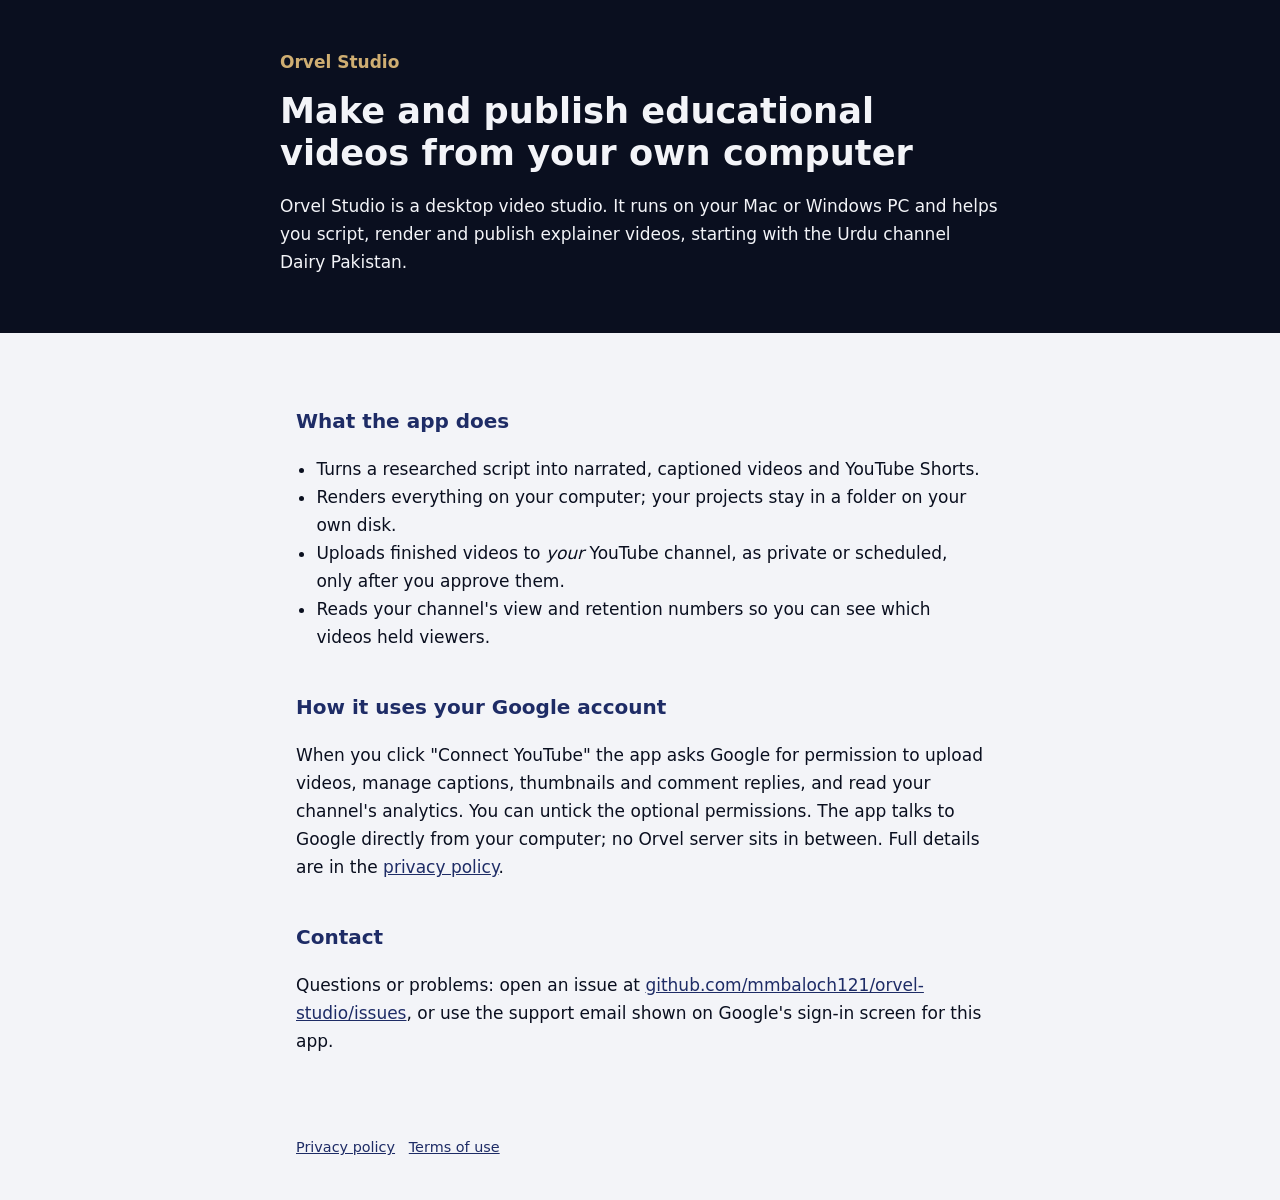
<file: index.html>
<!doctype html><html lang="en"><head><meta charset="utf-8"><meta name="viewport" content="width=device-width,initial-scale=1">
<title>Orvel Studio</title><meta name="description" content="Orvel Studio is a desktop app that helps a creator research, render and publish educational videos to their own YouTube channel."><link rel="stylesheet" href="style.css"></head>
<body><header><div class="w"><a href="./">Orvel Studio</a><h1>Make and publish educational videos from your own computer</h1>
<p>Orvel Studio is a desktop video studio. It runs on your Mac or Windows PC and helps you script, render and publish explainer videos, starting with the Urdu channel Dairy Pakistan.</p></div></header>
<main>
<h2>What the app does</h2>
<ul><li>Turns a researched script into narrated, captioned videos and YouTube Shorts.</li>
<li>Renders everything on your computer; your projects stay in a folder on your own disk.</li>
<li>Uploads finished videos to <em>your</em> YouTube channel, as private or scheduled, only after you approve them.</li>
<li>Reads your channel's view and retention numbers so you can see which videos held viewers.</li></ul>
<h2>How it uses your Google account</h2>
<p>When you click "Connect YouTube" the app asks Google for permission to upload videos, manage captions, thumbnails and comment replies, and read your channel's analytics. You can untick the optional permissions. The app talks to Google directly from your computer; no Orvel server sits in between. Full details are in the <a href="privacy.html">privacy policy</a>.</p>
<h2>Contact</h2>
<p>Questions or problems: open an issue at <a href="https://github.com/mmbaloch121/orvel-studio/issues">github.com/mmbaloch121/orvel-studio/issues</a>, or use the support email shown on Google's sign-in screen for this app.</p>
</main><footer><a href="privacy.html">Privacy policy</a> &nbsp; <a href="terms.html">Terms of use</a></footer></body></html>
</file>
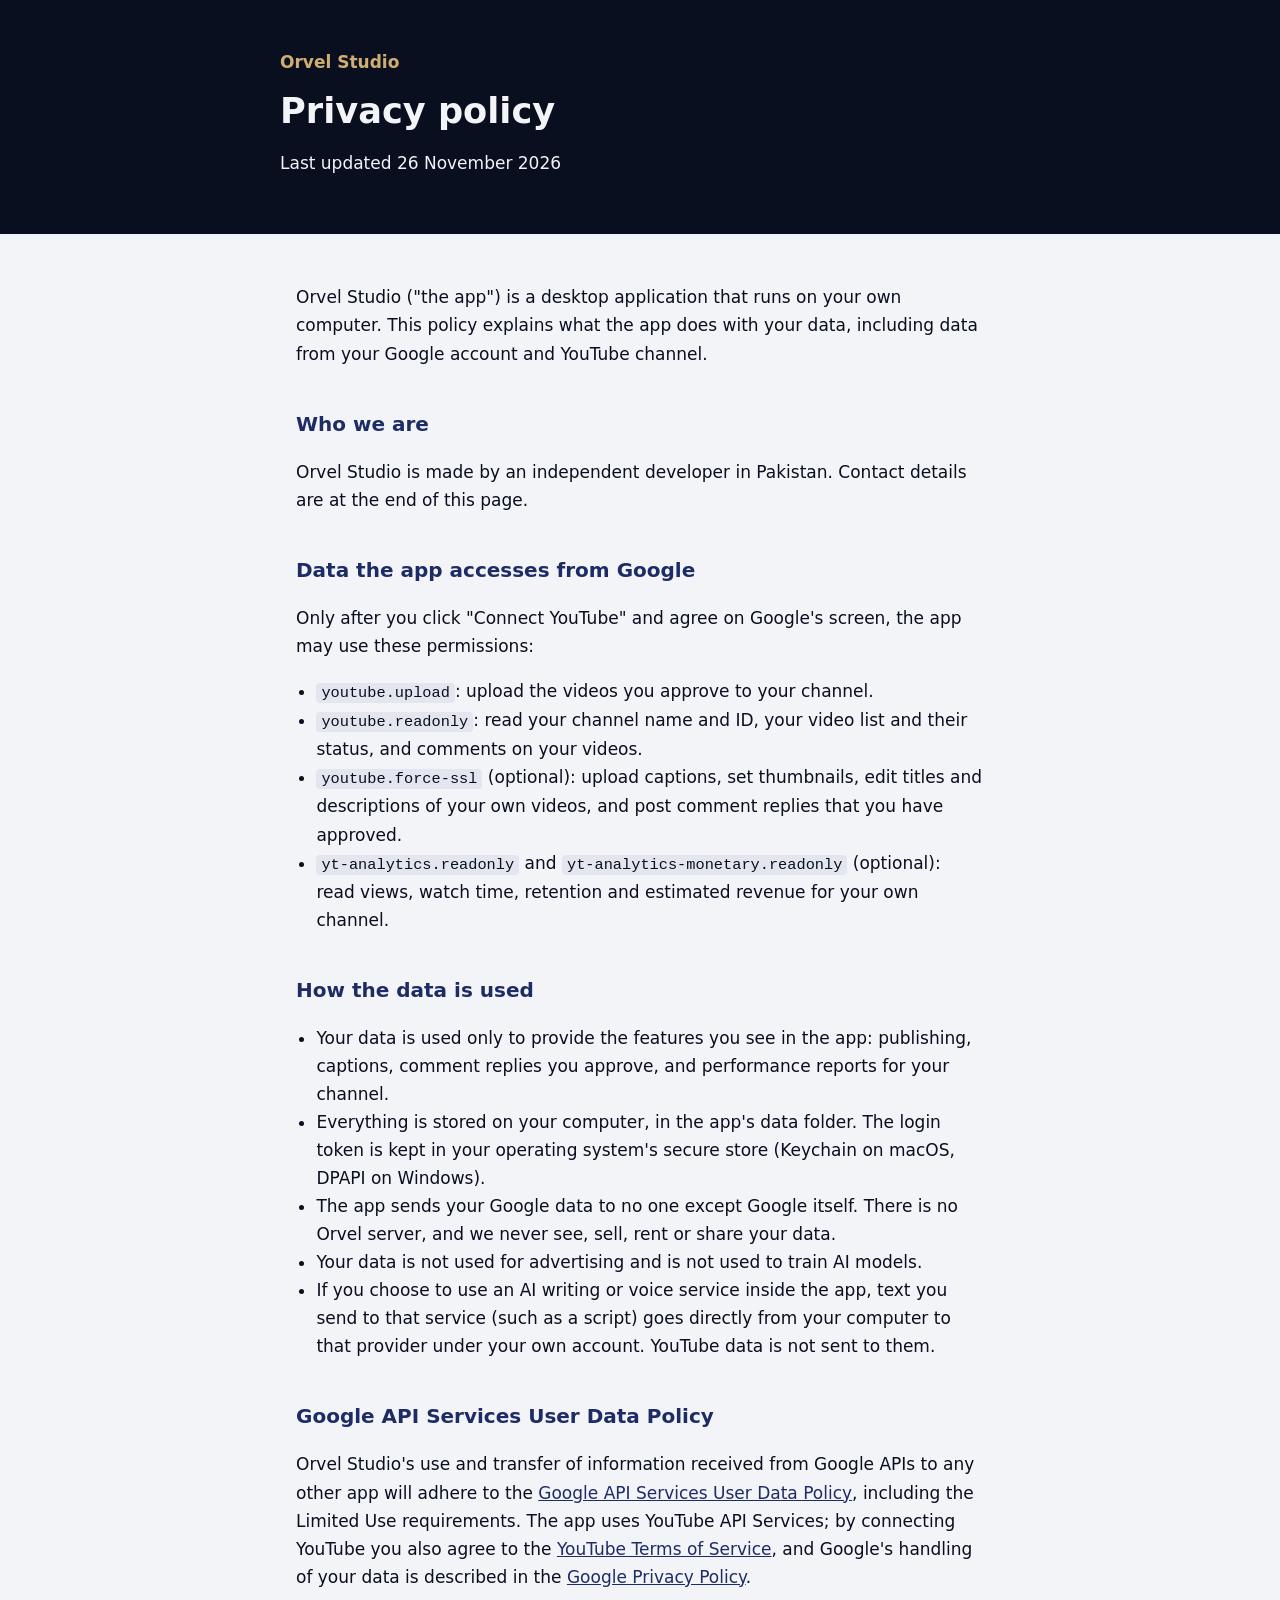
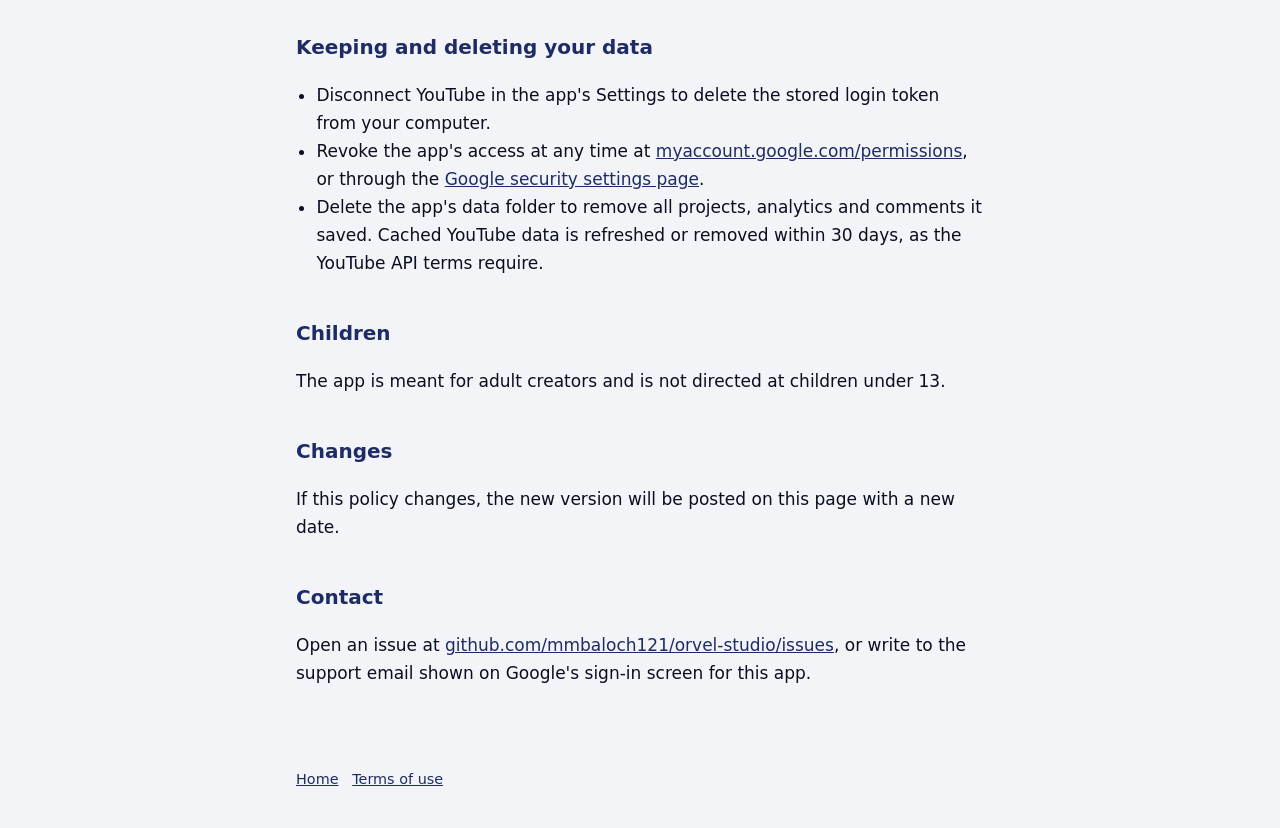
<file: privacy.html>
<!doctype html><html lang="en"><head><meta charset="utf-8"><meta name="viewport" content="width=device-width,initial-scale=1">
<title>Orvel Studio privacy</title><link rel="stylesheet" href="style.css"></head>
<body><header><div class="w"><a href="./">Orvel Studio</a><h1>Privacy policy</h1><p>Last updated 26 November 2026</p></div></header>
<main>
<p>Orvel Studio ("the app") is a desktop application that runs on your own computer. This policy explains what the app does with your data, including data from your Google account and YouTube channel.</p>
<h2>Who we are</h2>
<p>Orvel Studio is made by an independent developer in Pakistan. Contact details are at the end of this page.</p>
<h2>Data the app accesses from Google</h2>
<p>Only after you click "Connect YouTube" and agree on Google's screen, the app may use these permissions:</p>
<ul>
<li><code>youtube.upload</code>: upload the videos you approve to your channel.</li>
<li><code>youtube.readonly</code>: read your channel name and ID, your video list and their status, and comments on your videos.</li>
<li><code>youtube.force-ssl</code> (optional): upload captions, set thumbnails, edit titles and descriptions of your own videos, and post comment replies that you have approved.</li>
<li><code>yt-analytics.readonly</code> and <code>yt-analytics-monetary.readonly</code> (optional): read views, watch time, retention and estimated revenue for your own channel.</li>
</ul>
<h2>How the data is used</h2>
<ul>
<li>Your data is used only to provide the features you see in the app: publishing, captions, comment replies you approve, and performance reports for your channel.</li>
<li>Everything is stored on your computer, in the app's data folder. The login token is kept in your operating system's secure store (Keychain on macOS, DPAPI on Windows).</li>
<li>The app sends your Google data to no one except Google itself. There is no Orvel server, and we never see, sell, rent or share your data.</li>
<li>Your data is not used for advertising and is not used to train AI models.</li>
<li>If you choose to use an AI writing or voice service inside the app, text you send to that service (such as a script) goes directly from your computer to that provider under your own account. YouTube data is not sent to them.</li>
</ul>
<h2>Google API Services User Data Policy</h2>
<p>Orvel Studio's use and transfer of information received from Google APIs to any other app will adhere to the <a href="https://developers.google.com/terms/api-services-user-data-policy">Google API Services User Data Policy</a>, including the Limited Use requirements. The app uses YouTube API Services; by connecting YouTube you also agree to the <a href="https://www.youtube.com/t/terms">YouTube Terms of Service</a>, and Google's handling of your data is described in the <a href="https://policies.google.com/privacy">Google Privacy Policy</a>.</p>
<h2>Keeping and deleting your data</h2>
<ul>
<li>Disconnect YouTube in the app's Settings to delete the stored login token from your computer.</li>
<li>Revoke the app's access at any time at <a href="https://myaccount.google.com/permissions">myaccount.google.com/permissions</a>, or through the <a href="https://security.google.com/settings/security/permissions">Google security settings page</a>.</li>
<li>Delete the app's data folder to remove all projects, analytics and comments it saved. Cached YouTube data is refreshed or removed within 30 days, as the YouTube API terms require.</li>
</ul>
<h2>Children</h2><p>The app is meant for adult creators and is not directed at children under 13.</p>
<h2>Changes</h2><p>If this policy changes, the new version will be posted on this page with a new date.</p>
<h2>Contact</h2>
<p>Open an issue at <a href="https://github.com/mmbaloch121/orvel-studio/issues">github.com/mmbaloch121/orvel-studio/issues</a>, or write to the support email shown on Google's sign-in screen for this app.</p>
</main><footer><a href="./">Home</a> &nbsp; <a href="terms.html">Terms of use</a></footer></body></html>
</file>
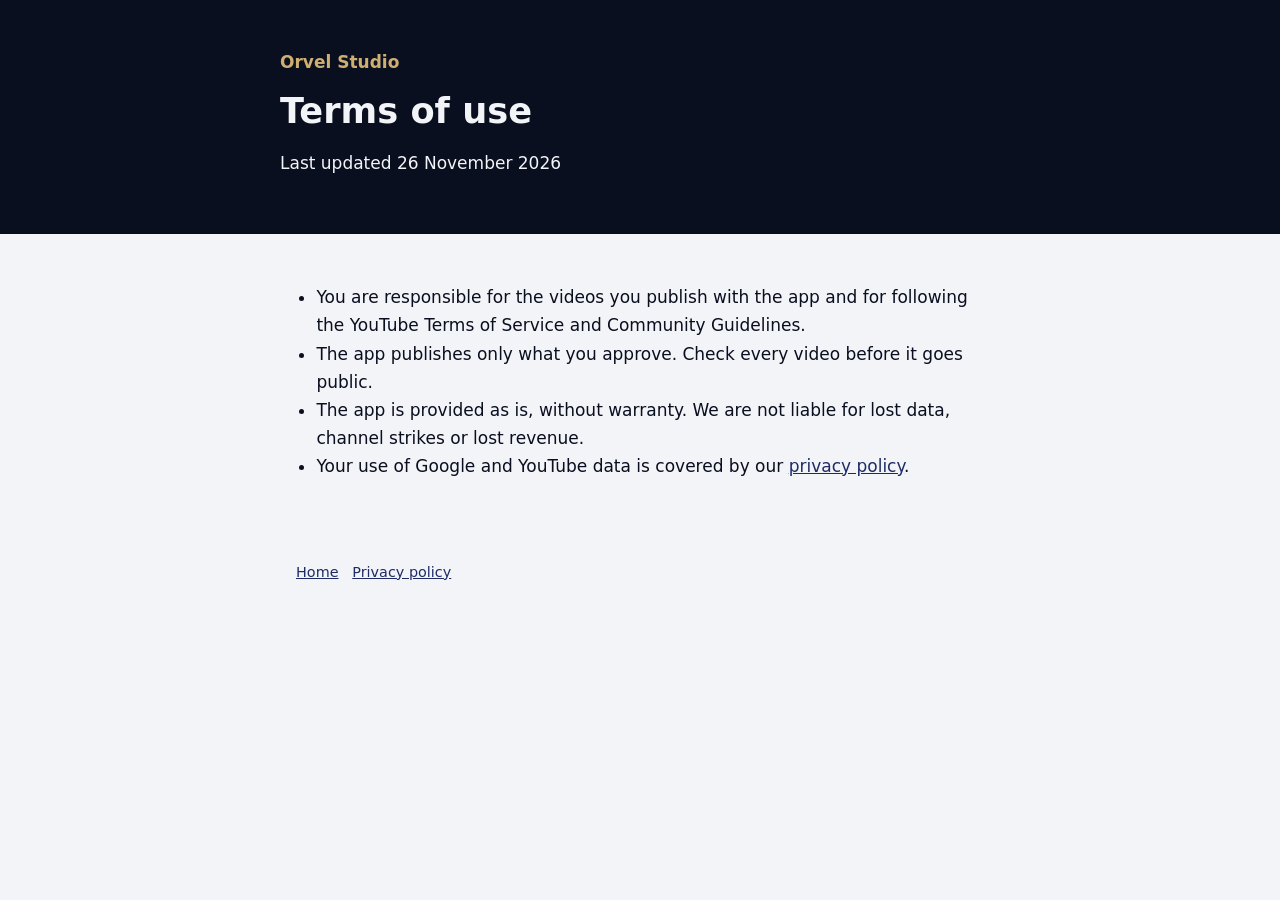
<file: terms.html>
<!doctype html><html lang="en"><head><meta charset="utf-8"><meta name="viewport" content="width=device-width,initial-scale=1">
<title>Orvel Studio terms</title><link rel="stylesheet" href="style.css"></head>
<body><header><div class="w"><a href="./">Orvel Studio</a><h1>Terms of use</h1><p>Last updated 26 November 2026</p></div></header>
<main><ul>
<li>You are responsible for the videos you publish with the app and for following the YouTube Terms of Service and Community Guidelines.</li>
<li>The app publishes only what you approve. Check every video before it goes public.</li>
<li>The app is provided as is, without warranty. We are not liable for lost data, channel strikes or lost revenue.</li>
<li>Your use of Google and YouTube data is covered by our <a href="privacy.html">privacy policy</a>.</li>
</ul></main><footer><a href="./">Home</a> &nbsp; <a href="privacy.html">Privacy policy</a></footer></body></html>
</file>
<file: style.css>
:root{--ink:#0A0F1F;--deep:#1E2C66;--gold:#CFAE72;--paper:#F3F4F8;--muted:#4a5270}
*{box-sizing:border-box}body{margin:0;background:var(--paper);color:var(--ink);font:17px/1.65 Manrope,system-ui,-apple-system,"Segoe UI",sans-serif}
header{background:var(--ink);color:var(--paper);padding:48px 16px 40px}header .w{max-width:720px;margin:auto}
header a{color:var(--gold);text-decoration:none;font-weight:700}h1{font-size:2.2rem;line-height:1.2;margin:.4em 0 .2em}
main{max-width:720px;margin:auto;padding:32px 16px 64px}h2{color:var(--deep);font-size:1.25rem;margin-top:2em}
a{color:var(--deep)}footer{max-width:720px;margin:auto;padding:0 16px 40px;color:var(--muted);font-size:.9rem}
ul{padding-left:1.2em}code{background:#e4e6ef;padding:1px 5px;border-radius:4px;font-size:.9em}
</file>
